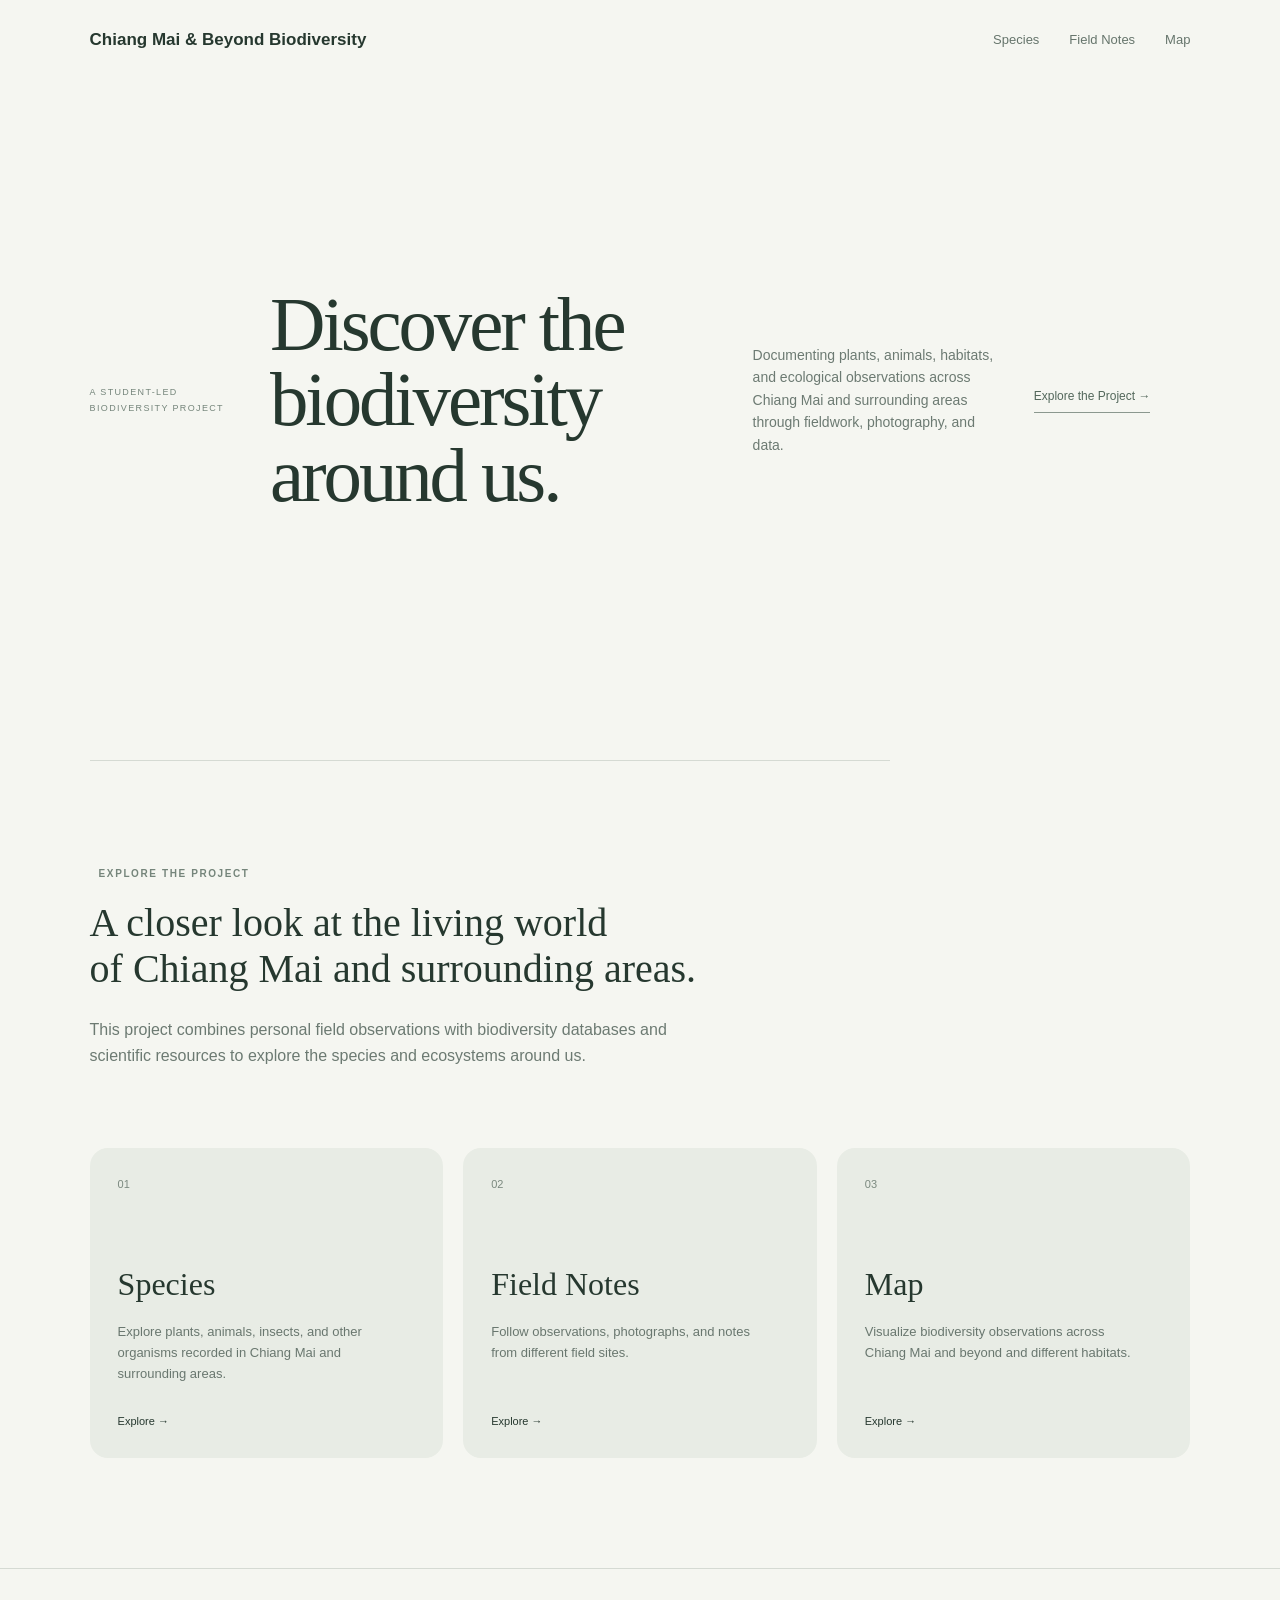
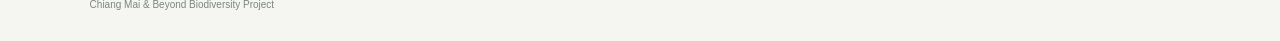
<file: index.html>
<!DOCTYPE html>
<html lang="en">
<head>
    <meta charset="UTF-8">
    <meta name="viewport" content="width=device-width, initial-scale=1.0">
    <title>Chiang Mai & Beyond Biodiversity</title>
    <link rel="stylesheet" href="style.css">
</head>

<body>

<header>
    <div class="logo">Chiang Mai & Beyond Biodiversity</div>

    <nav>
        <a href="species.html">Species</a >
        <a href="field-notes.html">Field Notes</a >
        <a href="map.html">Map</a >
    </nav>
</header>


<main>

    <section class="hero">

        <div class="hero-label">
            A student-led<br>
            biodiversity project
        </div>

        <div class="hero-title">
            Discover the<br>
            biodiversity<br>
            around us.
        </div>

        <div class="hero-description">
            Documenting plants, animals, habitats, and ecological
            observations across Chiang Mai and surrounding areas through fieldwork,
            photography, and data.
        </div>

        <a href="project.html" class="explore-link">
            Explore the Project →
        </a >

    </section>


    <section class="intro">

        <p class="small-title">EXPLORE THE PROJECT</p >

        <h2>
            A closer look at the living world<br>
            of Chiang Mai and surrounding areas.
        </h2>

        <p>
            This project combines personal field observations with
            biodiversity databases and scientific resources to explore
            the species and ecosystems around us.
        </p >

    </section>


    <section class="cards">

        <a href="species.html" class="card">

            <div class="card-number">01</div>

            <div>
                <h3>Species</h3>

                <p>
                    Explore plants, animals, insects, and other organisms
                    recorded in Chiang Mai and surrounding areas.
                </p >
            </div>

            <span>Explore →</span>

        </a >


        <a href="field-notes.html" class="card">

            <div class="card-number">02</div>

            <div>
                <h3>Field Notes</h3>

                <p>
                    Follow observations, photographs, and notes from
                    different field sites.
                </p >
            </div>

            <span>Explore →</span>

        </a >


        <a href="map.html" class="card">

            <div class="card-number">03</div>

            <div>
                <h3>Map</h3>

                <p>
                    Visualize biodiversity observations across Chiang Mai and beyond
                    and different habitats.
                </p >
            </div>

            <span>Explore →</span>

        </a >

    </section>

</main>


<footer>
    Chiang Mai & Beyond Biodiversity Project
</footer>

</body>
</html>
</file>
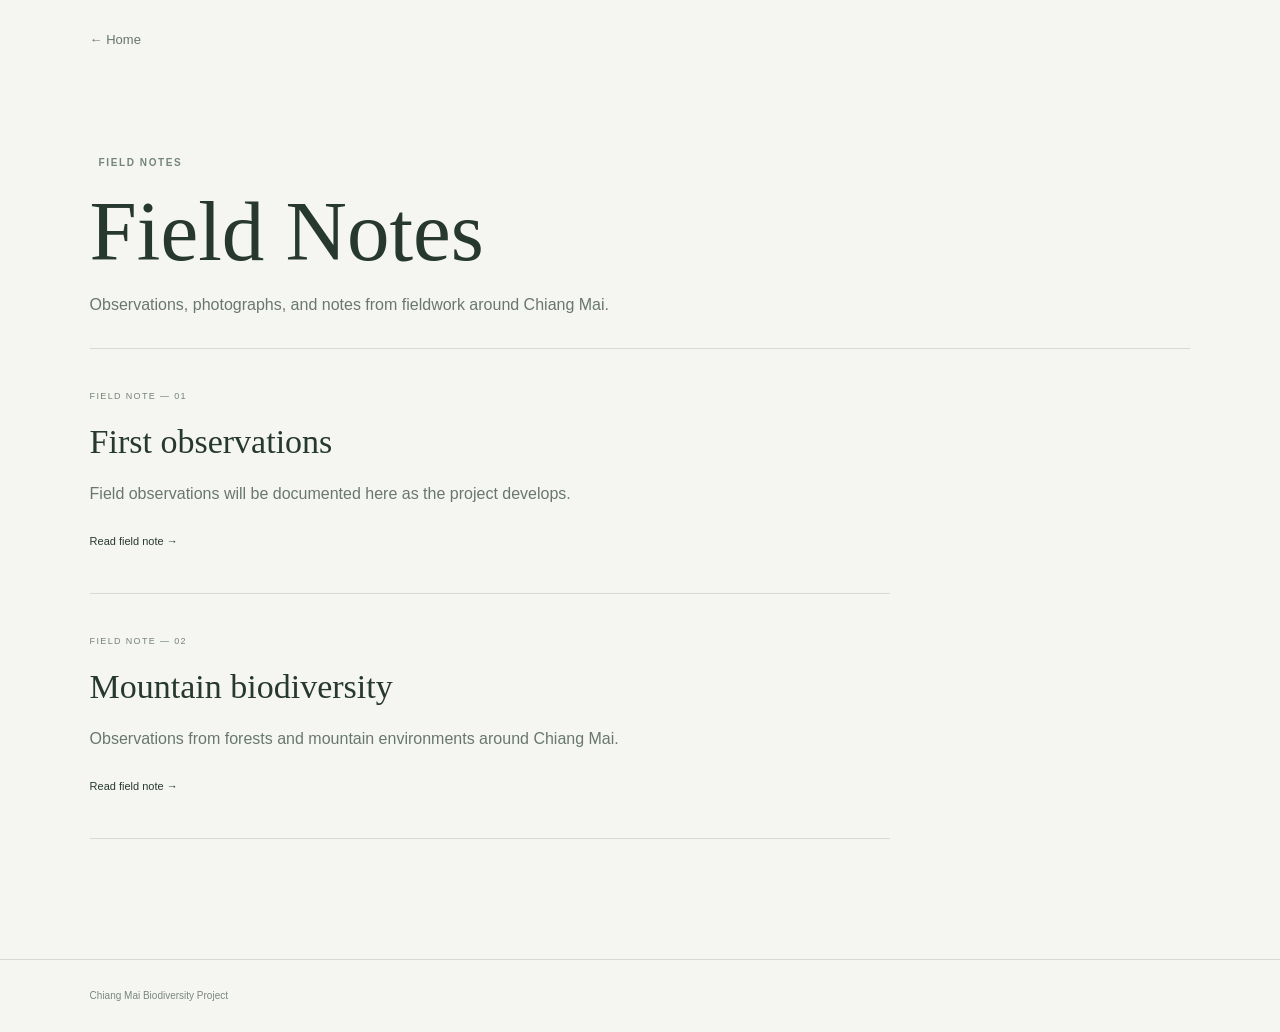
<file: field-notes.html>
<!DOCTYPE html>
<html lang="en">
<head>
    <meta charset="UTF-8">
    <meta name="viewport" content="width=device-width, initial-scale=1.0">
    <title>Field Notes | Chiang Mai Biodiversity</title>
    <link rel="stylesheet" href="style.css">
</head>

<body>

<header class="simple-header">
    <a href="index.html" class="back-home">← Home</a >
</header>


<main class="notes-page">

    <p class="small-title">FIELD NOTES</p >

    <h1>Field Notes</h1>

    <p class="page-intro">
        Observations, photographs, and notes from fieldwork
        around Chiang Mai.
    </p >


    <section class="notes-list">

        <article class="note">

            <p class="note-number">
                FIELD NOTE — 01
            </p >

            <h2>First observations</h2>

            <p>
                Field observations will be documented here as
                the project develops.
            </p >

            <span>Read field note →</span>

        </article>


        <article class="note">

            <p class="note-number">
                FIELD NOTE — 02
            </p >

            <h2>Mountain biodiversity</h2>

            <p>
                Observations from forests and mountain environments
                around Chiang Mai.
            </p >

            <span>Read field note →</span>

        </article>

    </section>

</main>


<footer>
    Chiang Mai Biodiversity Project
</footer>

</body>
</html>
</file>
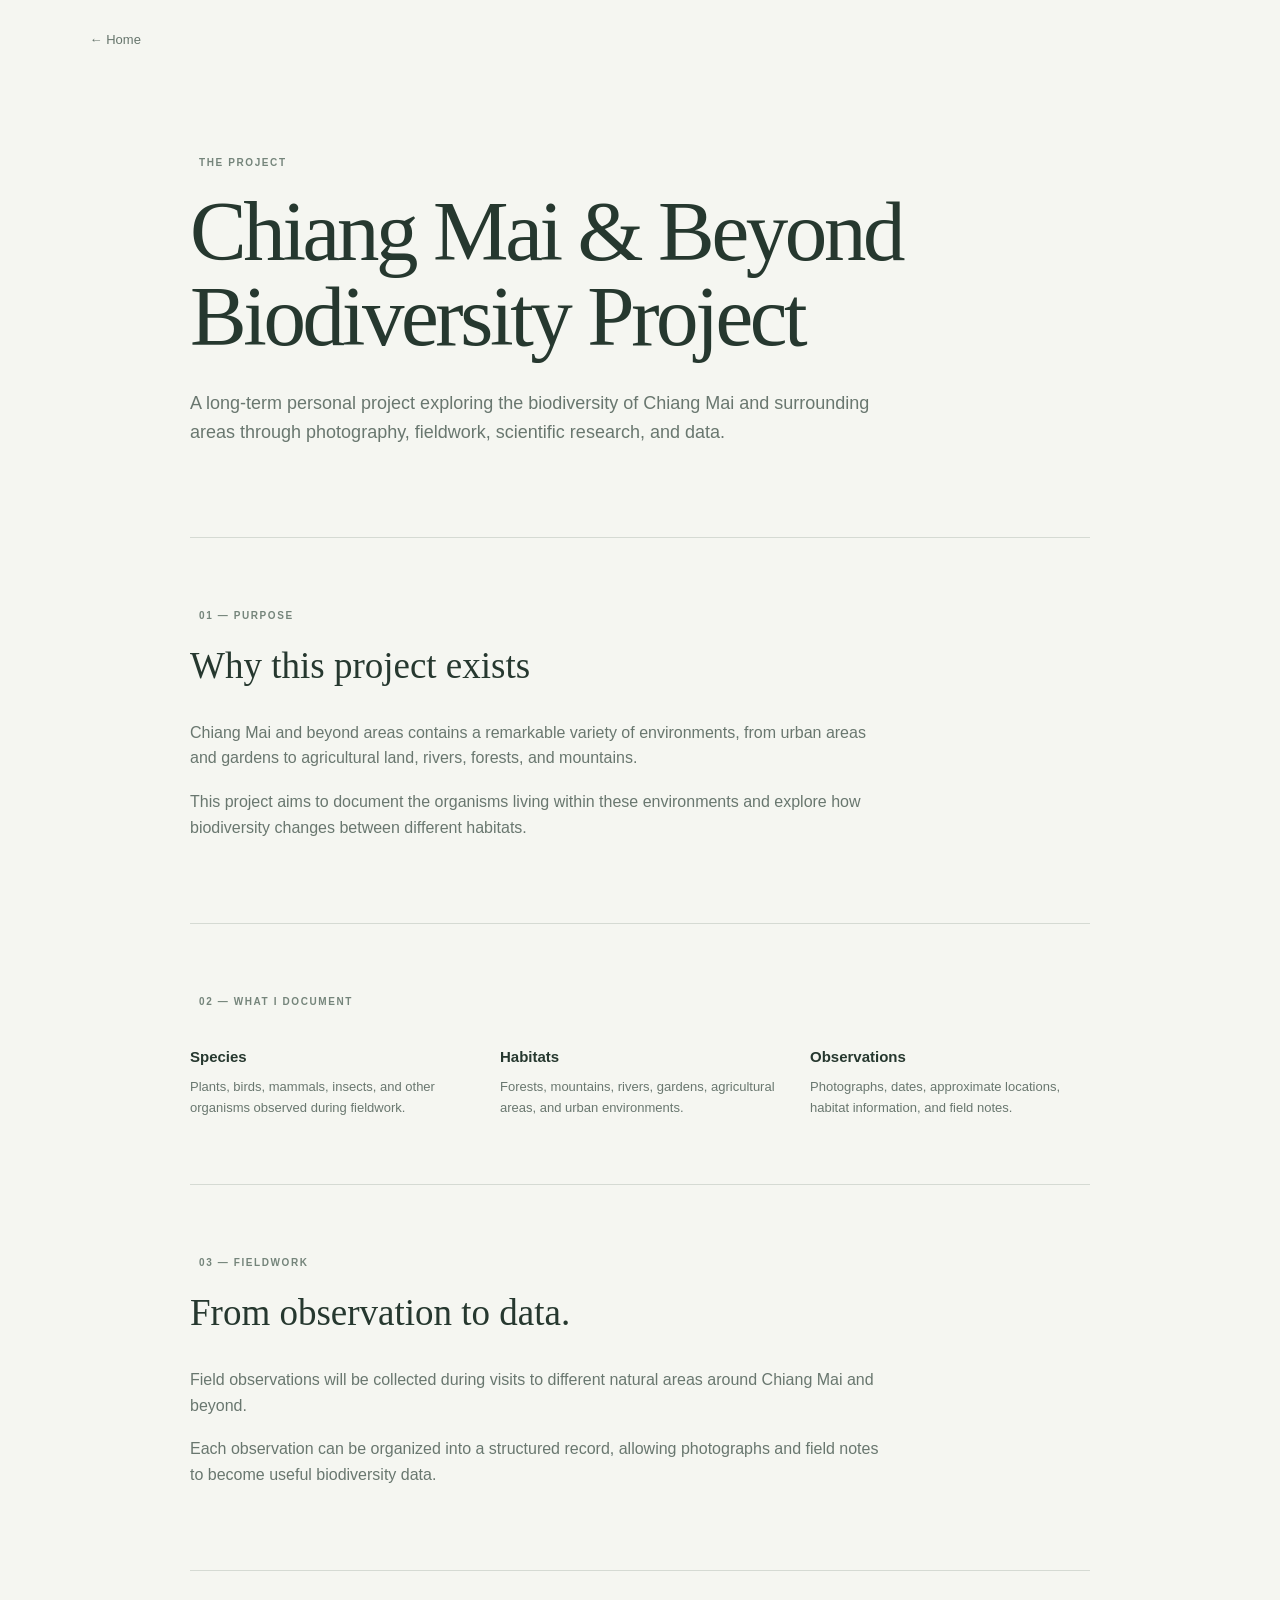
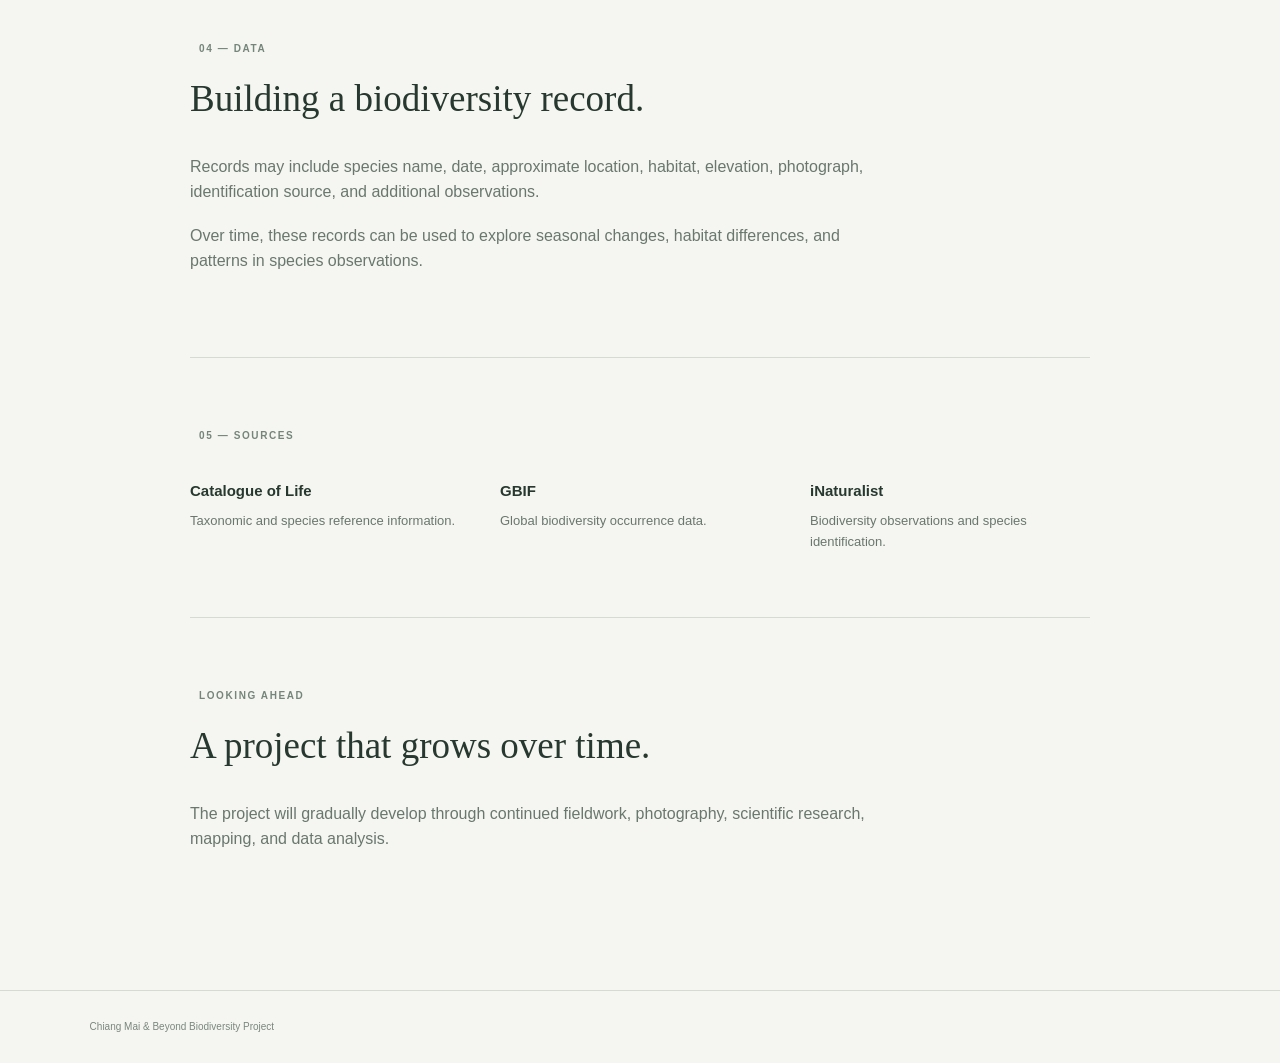
<file: project.html>
<!DOCTYPE html>
<html lang="en">
<head>
    <meta charset="UTF-8">
    <meta name="viewport" content="width=device-width, initial-scale=1.0">
    <title>The Project | Chiang Mai Biodiversity</title>
    <link rel="stylesheet" href="style.css">
</head>

<body>

<header class="simple-header">
    <a href="index.html" class="back-home">← Home</a >
</header>


<main class="project-page">

    <p class="small-title">THE PROJECT</p >

    <h1>
        Chiang Mai & Beyond<br>
        Biodiversity Project
    </h1>

    <p class="project-intro">
        A long-term personal project exploring the biodiversity of
        Chiang Mai and surrounding areas through photography, fieldwork, scientific research,
        and data.
    </p >


    <section class="project-block">

        <p class="small-title">01 — PURPOSE</p >

        <h2>Why this project exists</h2>

        <p>
            Chiang Mai and beyond areas contains a remarkable variety of environments,
            from urban areas and gardens to agricultural land, rivers,
            forests, and mountains.
        </p >

        <p>
            This project aims to document the organisms living within
            these environments and explore how biodiversity changes
            between different habitats.
        </p >

    </section>


    <section class="project-block">

        <p class="small-title">02 — WHAT I DOCUMENT</p >

        <div class="project-columns">

            <div>
                <h3>Species</h3>
                <p>
                    Plants, birds, mammals, insects, and other organisms
                    observed during fieldwork.
                </p >
            </div>

            <div>
                <h3>Habitats</h3>
                <p>
                    Forests, mountains, rivers, gardens, agricultural
                    areas, and urban environments.
                </p >
            </div>

            <div>
                <h3>Observations</h3>
                <p>
                    Photographs, dates, approximate locations, habitat
                    information, and field notes.
                </p >
            </div>

        </div>

    </section>


    <section class="project-block">

        <p class="small-title">03 — FIELDWORK</p >

        <h2>From observation to data.</h2>

        <p>
            Field observations will be collected during visits to
            different natural areas around Chiang Mai and beyond.
        </p >

        <p>
            Each observation can be organized into a structured record,
            allowing photographs and field notes to become useful
            biodiversity data.
        </p >

    </section>


    <section class="project-block">

        <p class="small-title">04 — DATA</p >

        <h2>Building a biodiversity record.</h2>

        <p>
            Records may include species name, date, approximate location,
            habitat, elevation, photograph, identification source,
            and additional observations.
        </p >

        <p>
            Over time, these records can be used to explore seasonal
            changes, habitat differences, and patterns in species
            observations.
        </p >

    </section>


    <section class="project-block">

        <p class="small-title">05 — SOURCES</p >

        <div class="source-columns">

            <div>
                <h3>Catalogue of Life</h3>
                <p>
                    Taxonomic and species reference information.
                </p >
            </div>

            <div>
                <h3>GBIF</h3>
                <p>
                    Global biodiversity occurrence data.
                </p >
            </div>

            <div>
                <h3>iNaturalist</h3>
                <p>
                    Biodiversity observations and species
                    identification.
                </p >
            </div>

        </div>

    </section>


    <section class="project-block last-block">

        <p class="small-title">LOOKING AHEAD</p >

        <h2>A project that grows over time.</h2>

        <p>
            The project will gradually develop through continued
            fieldwork, photography, scientific research, mapping,
            and data analysis.
        </p >

    </section>

</main>


<footer>
    Chiang Mai & Beyond Biodiversity Project
</footer>

</body>
</html>
</file>
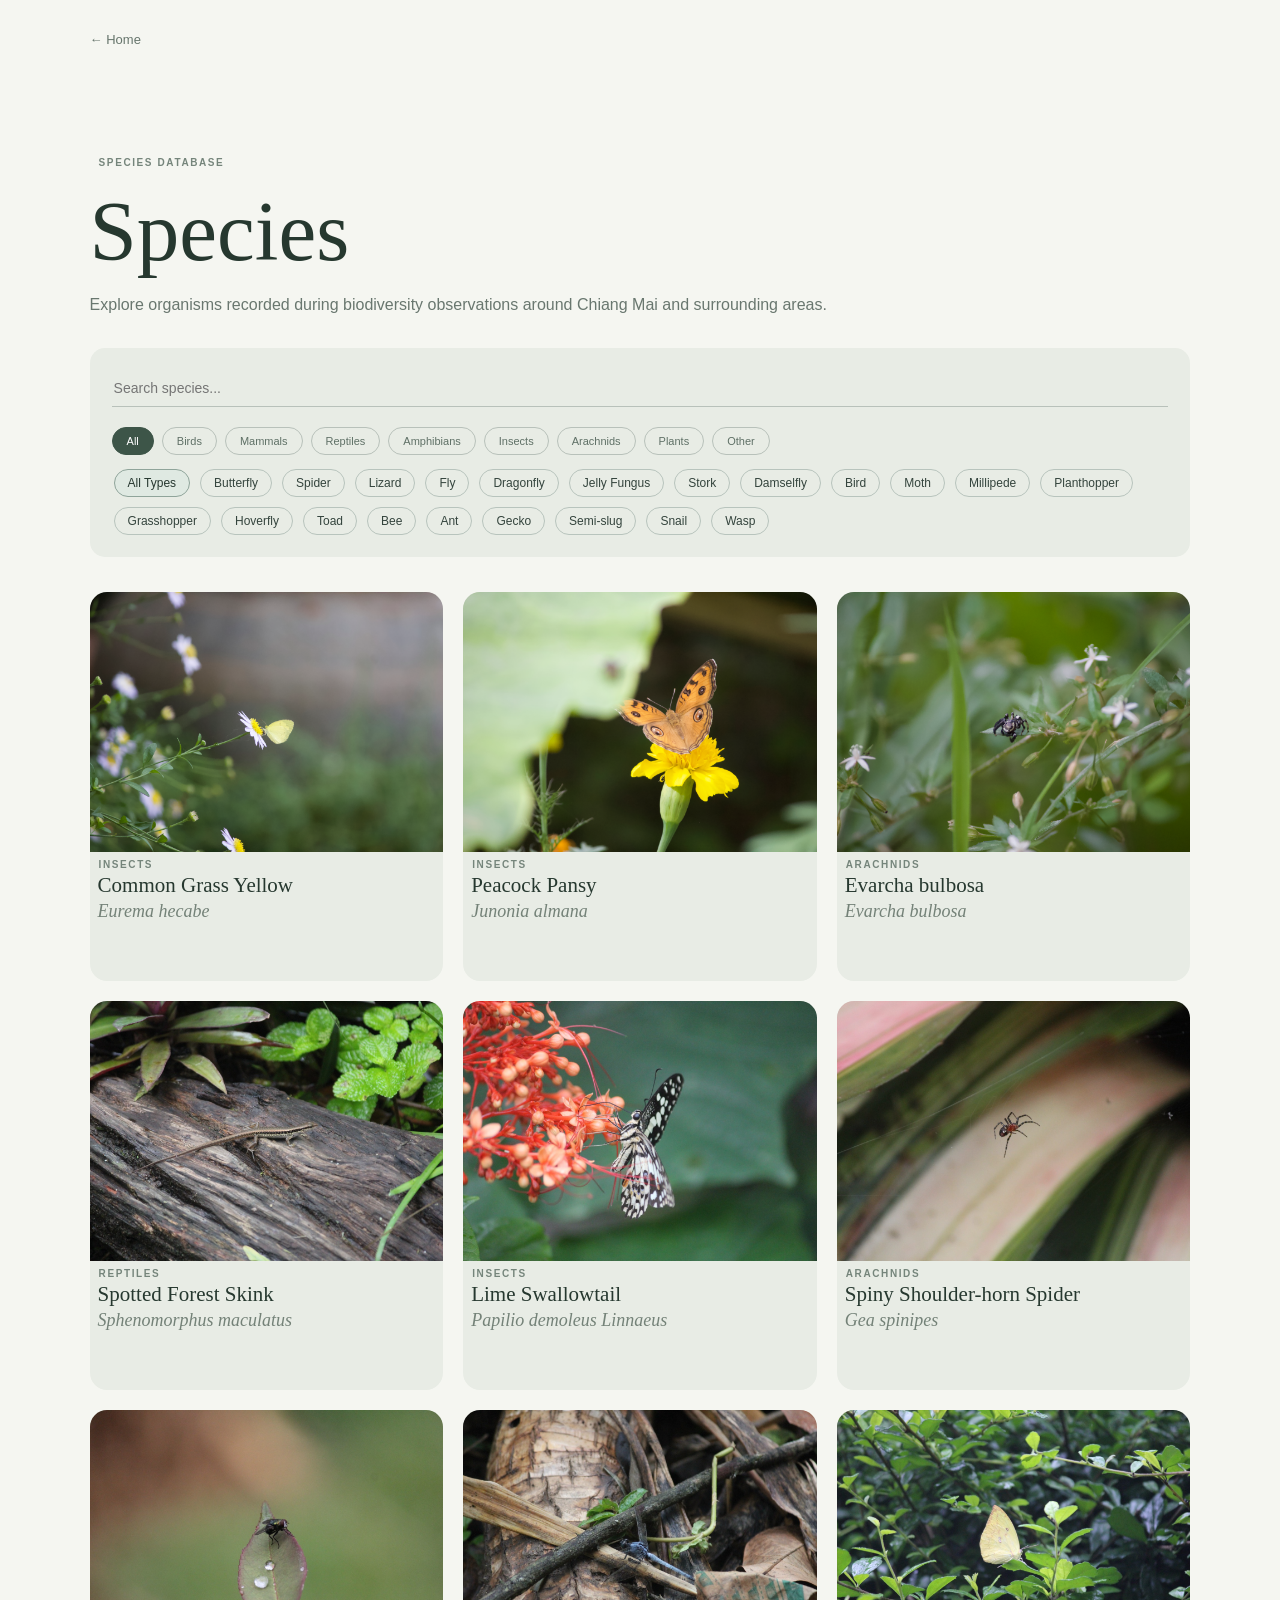
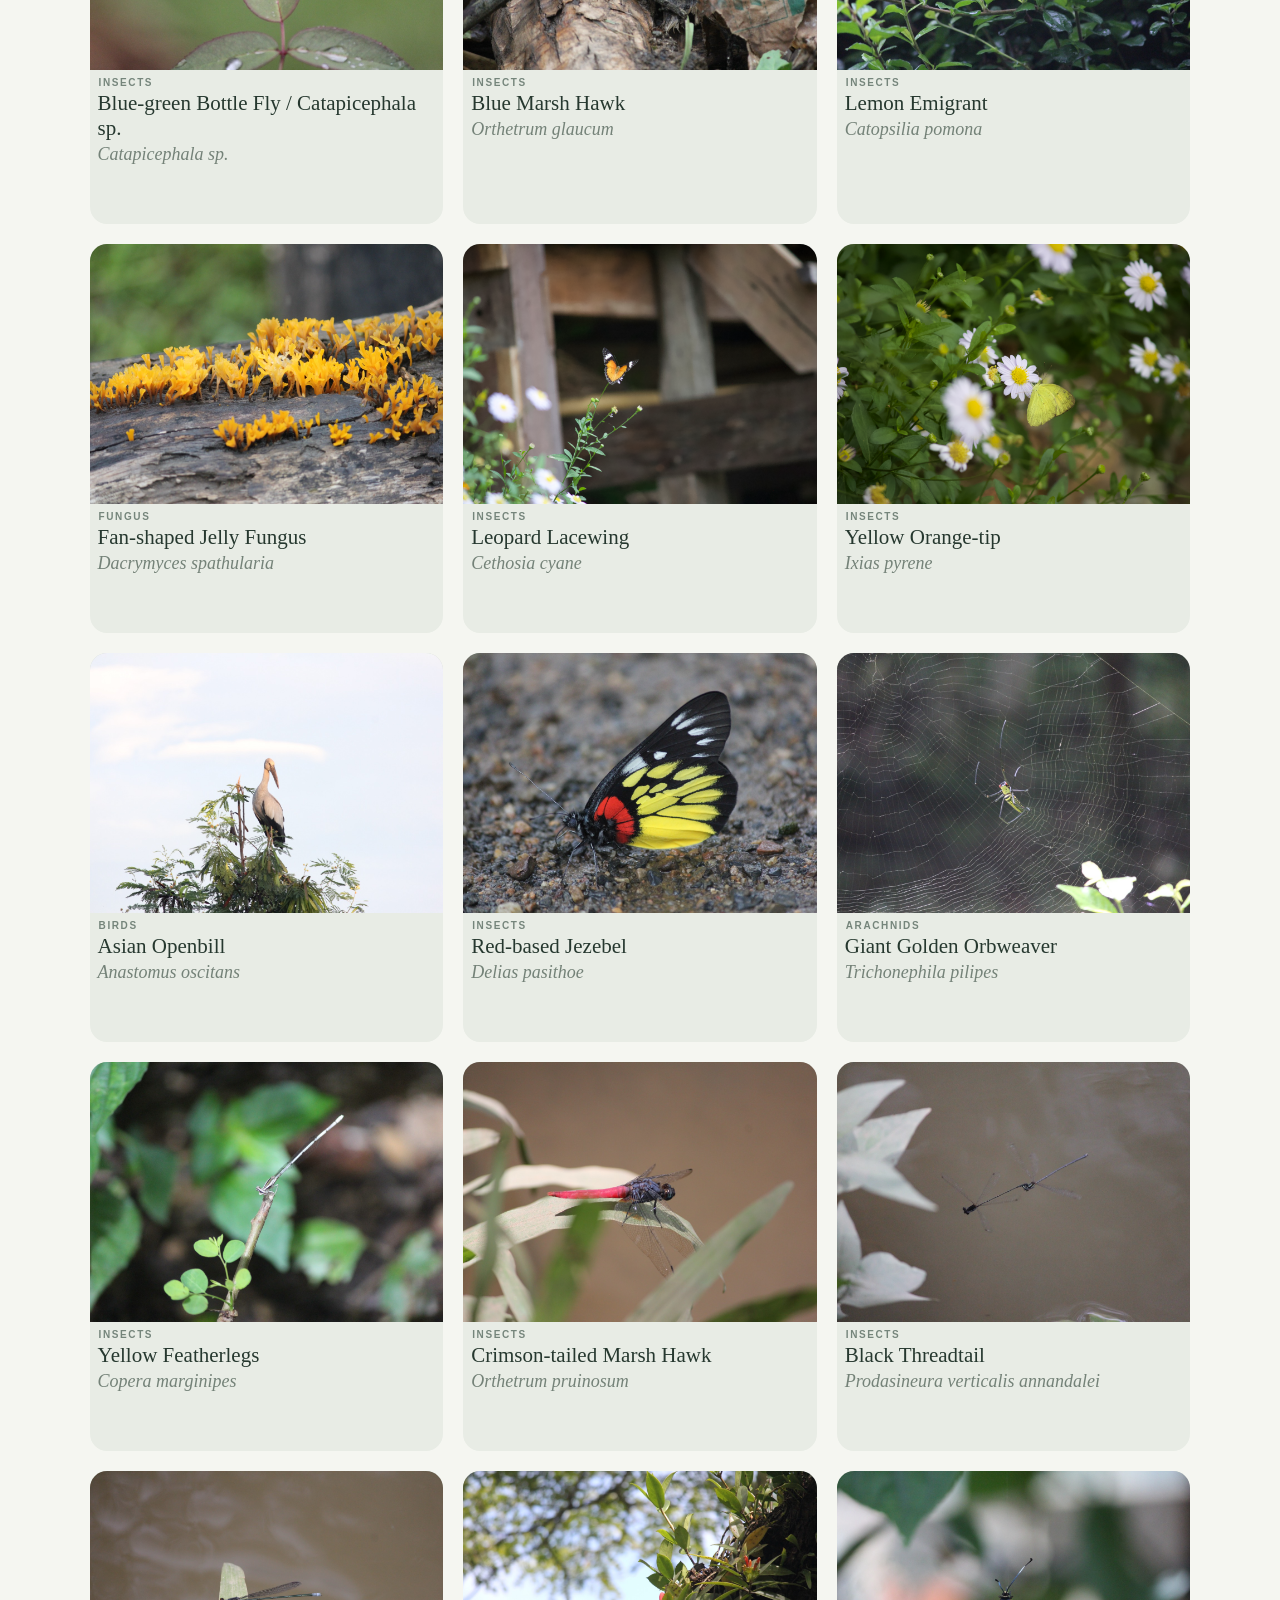
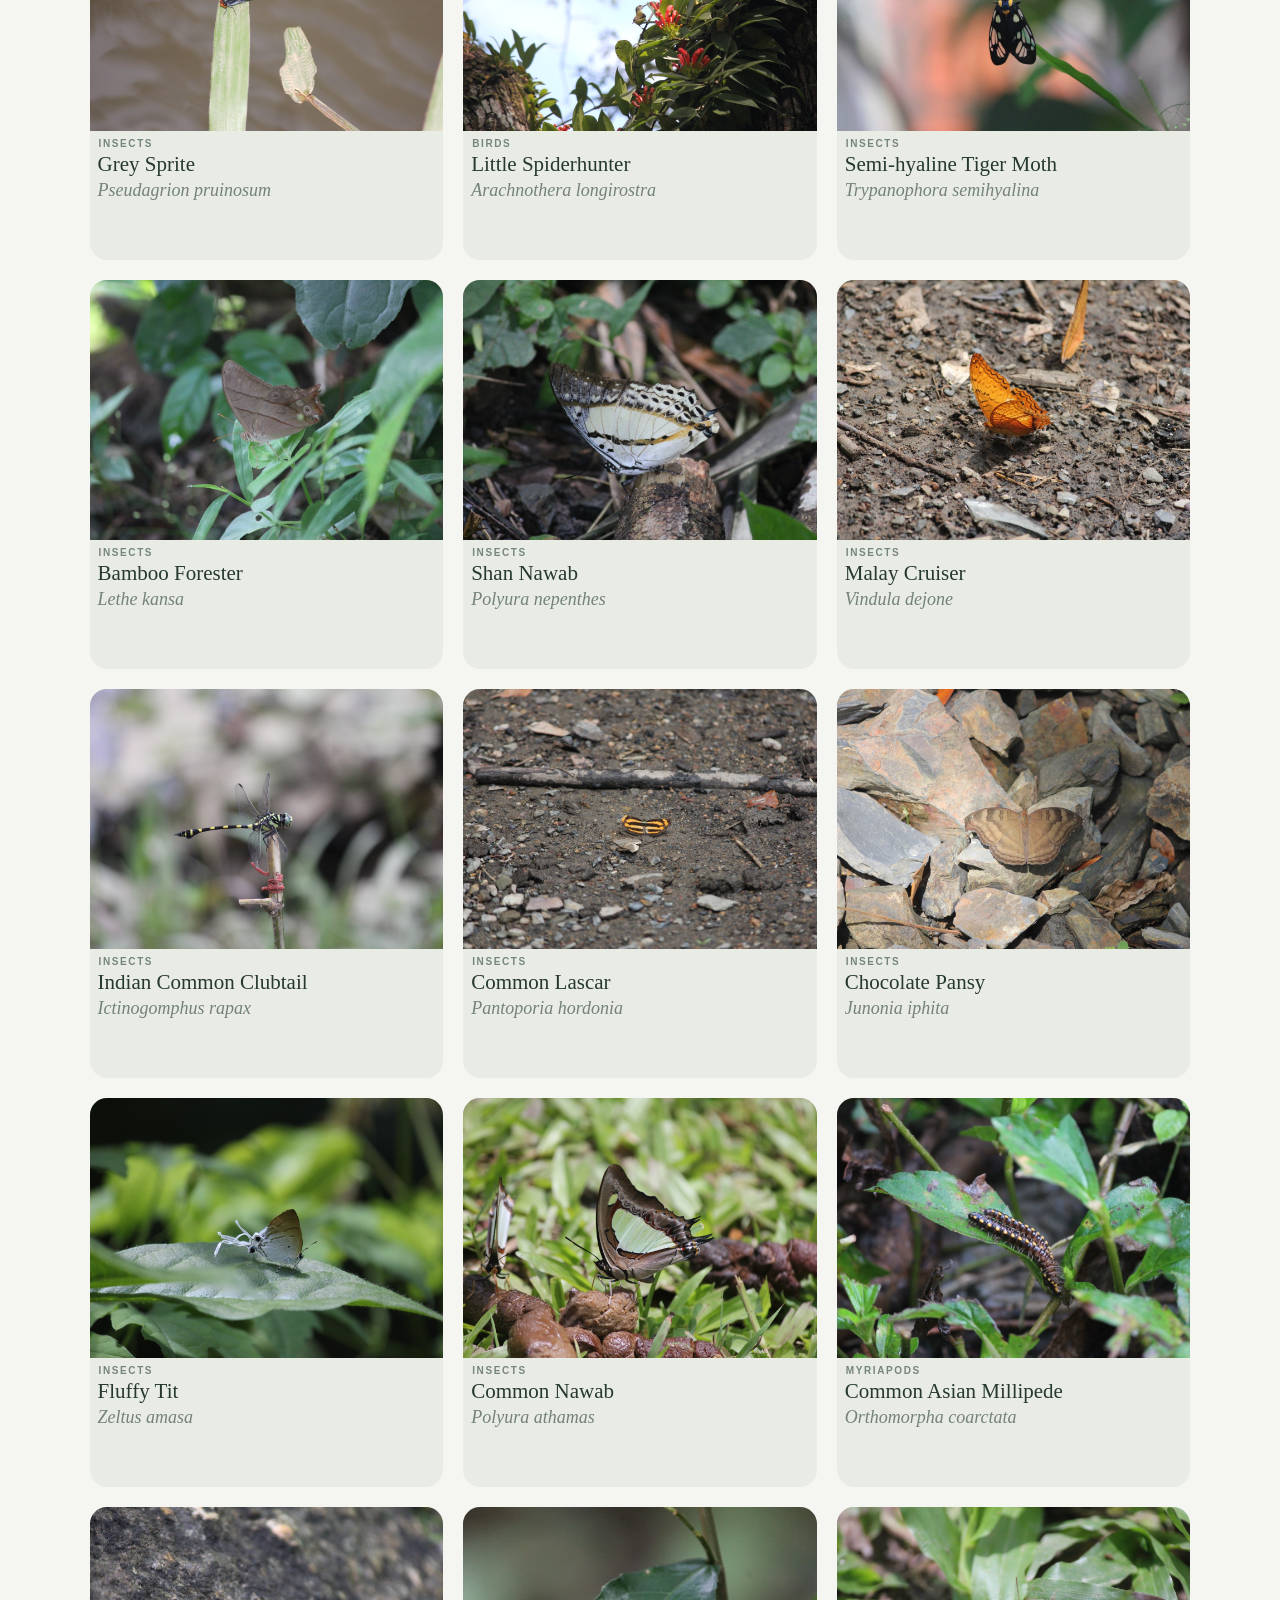
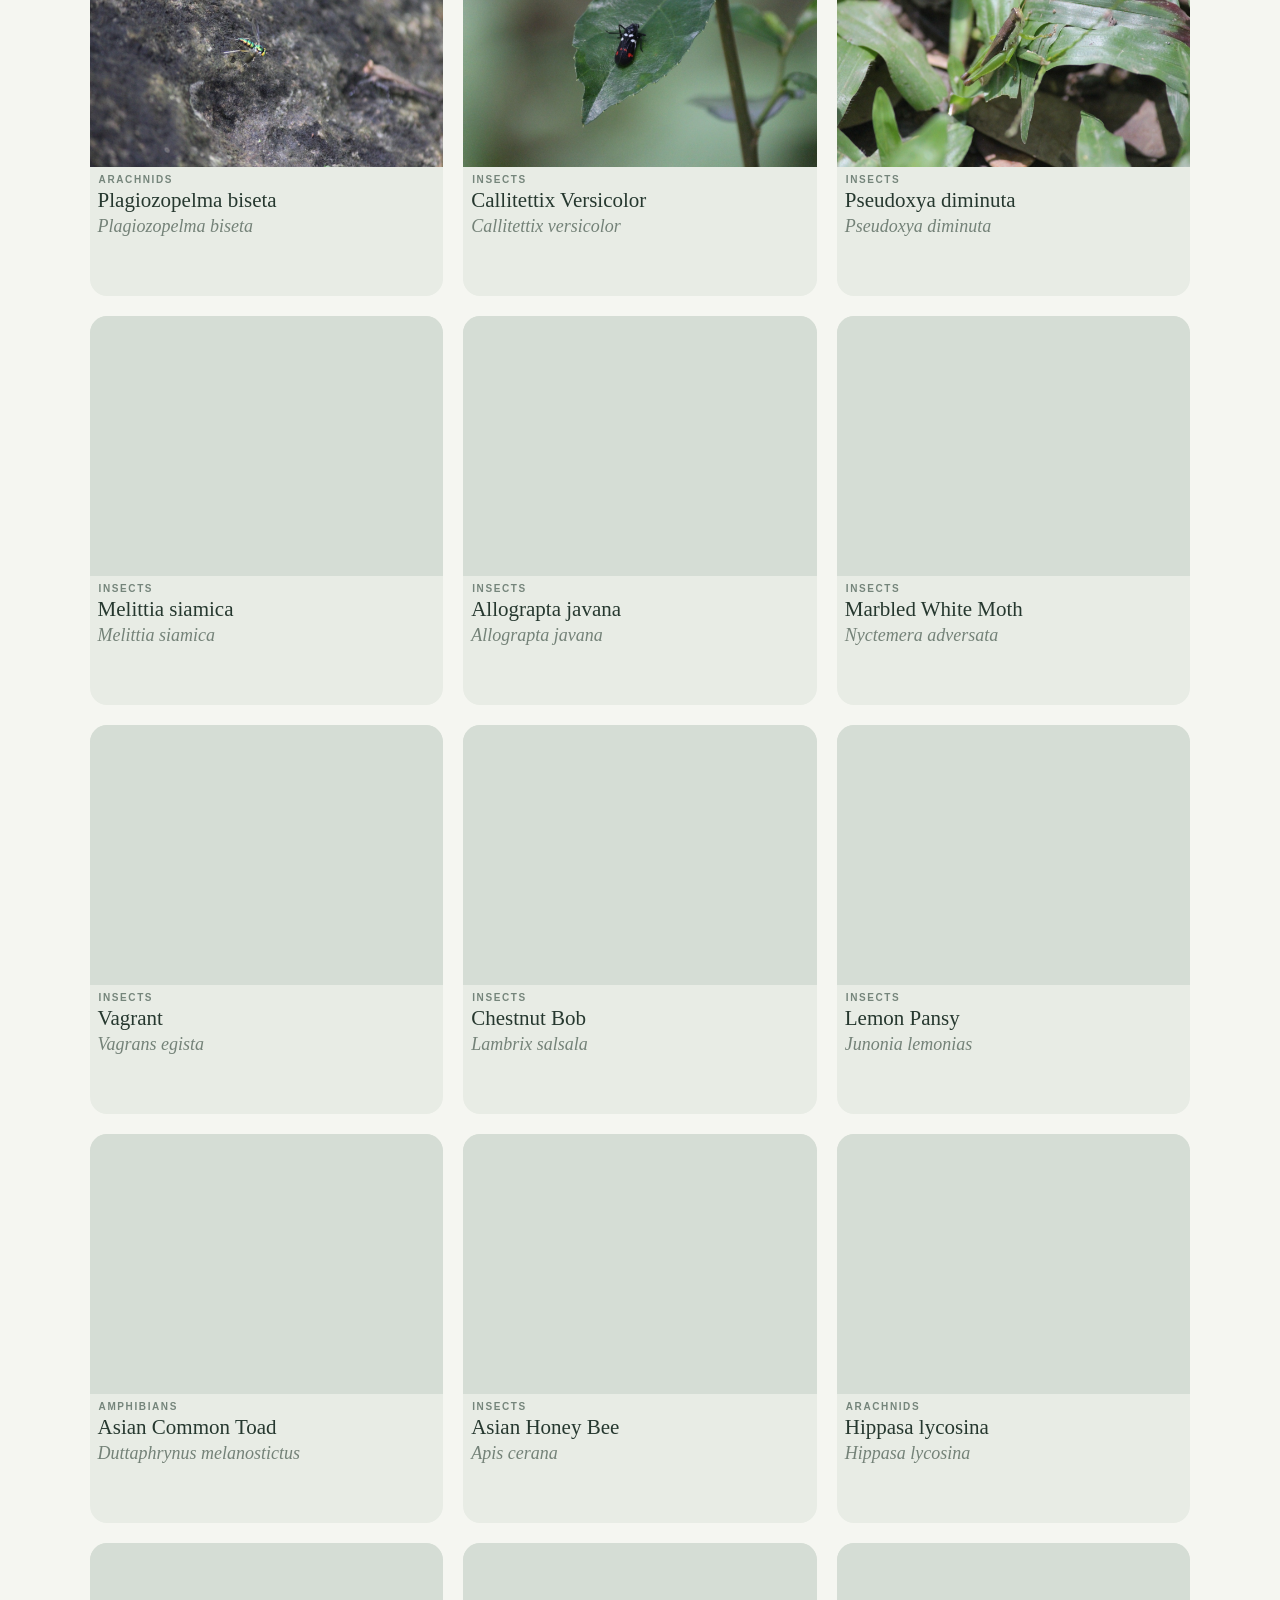
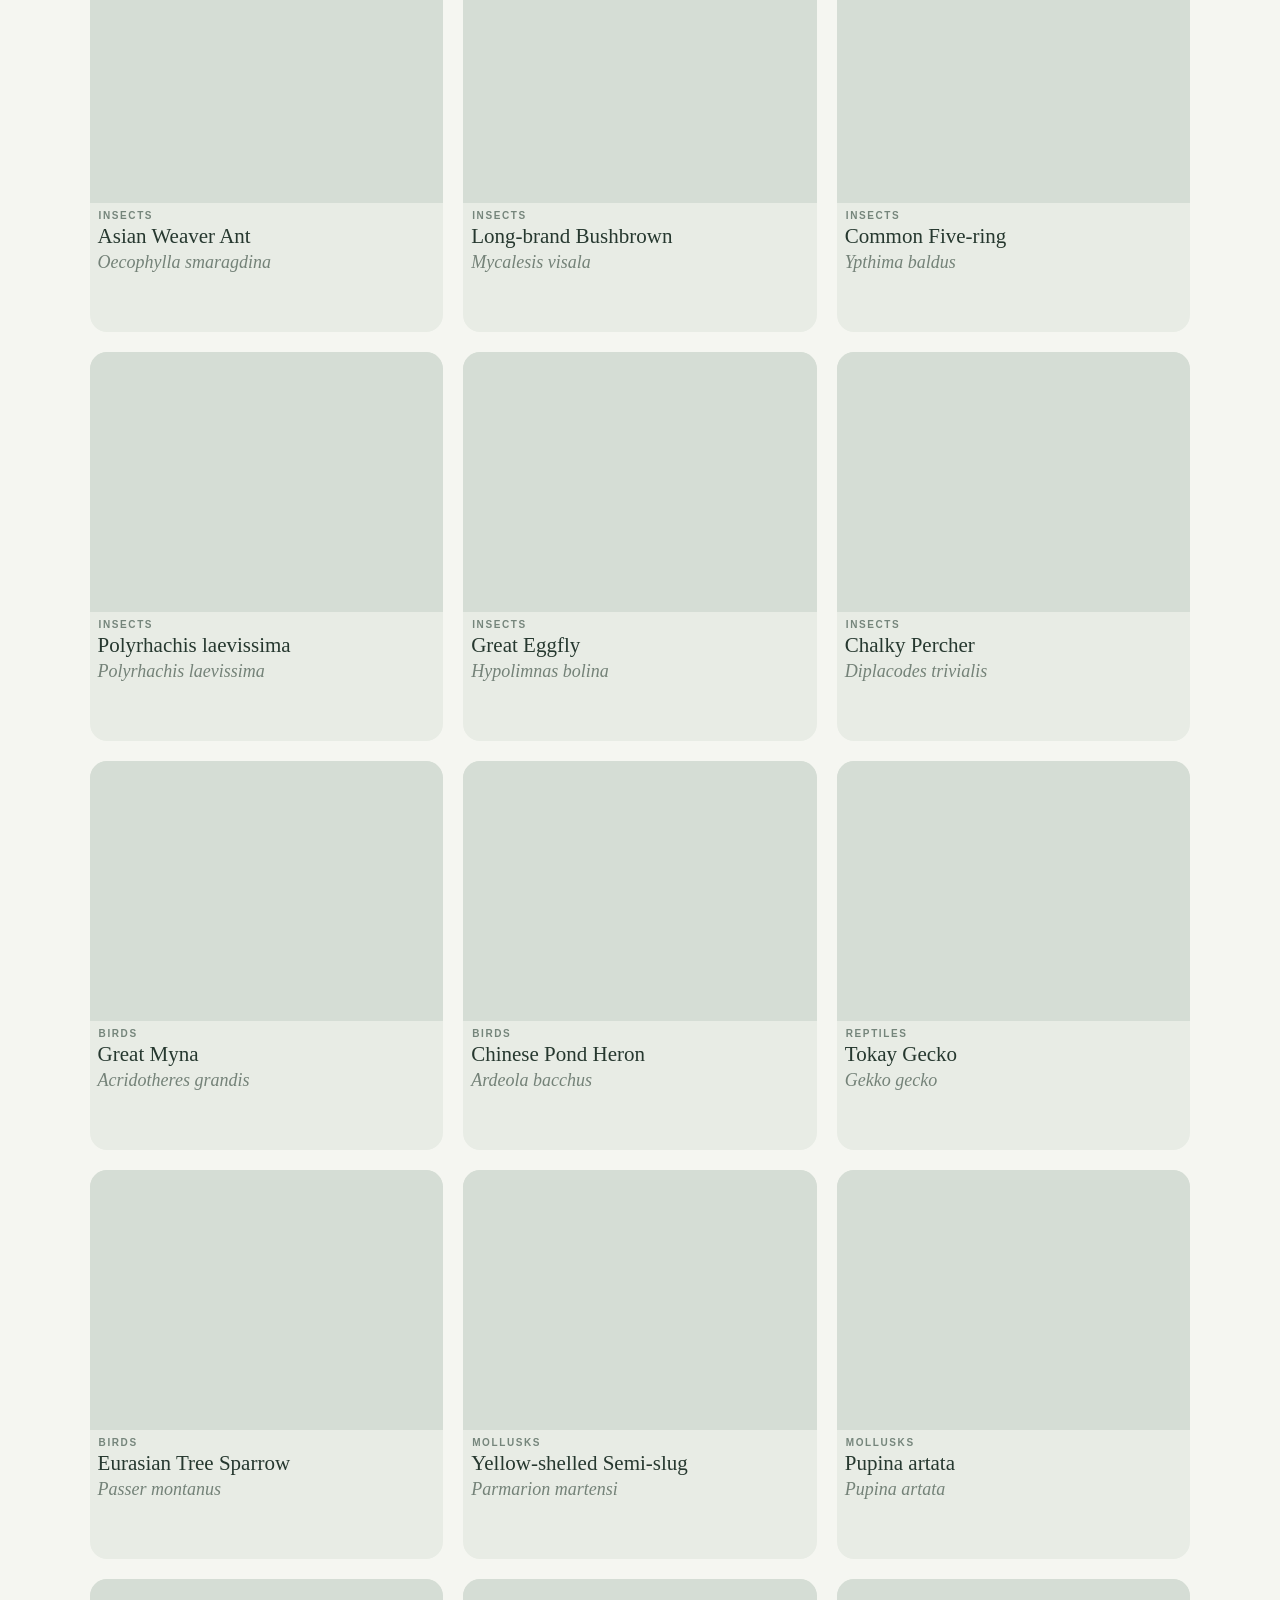
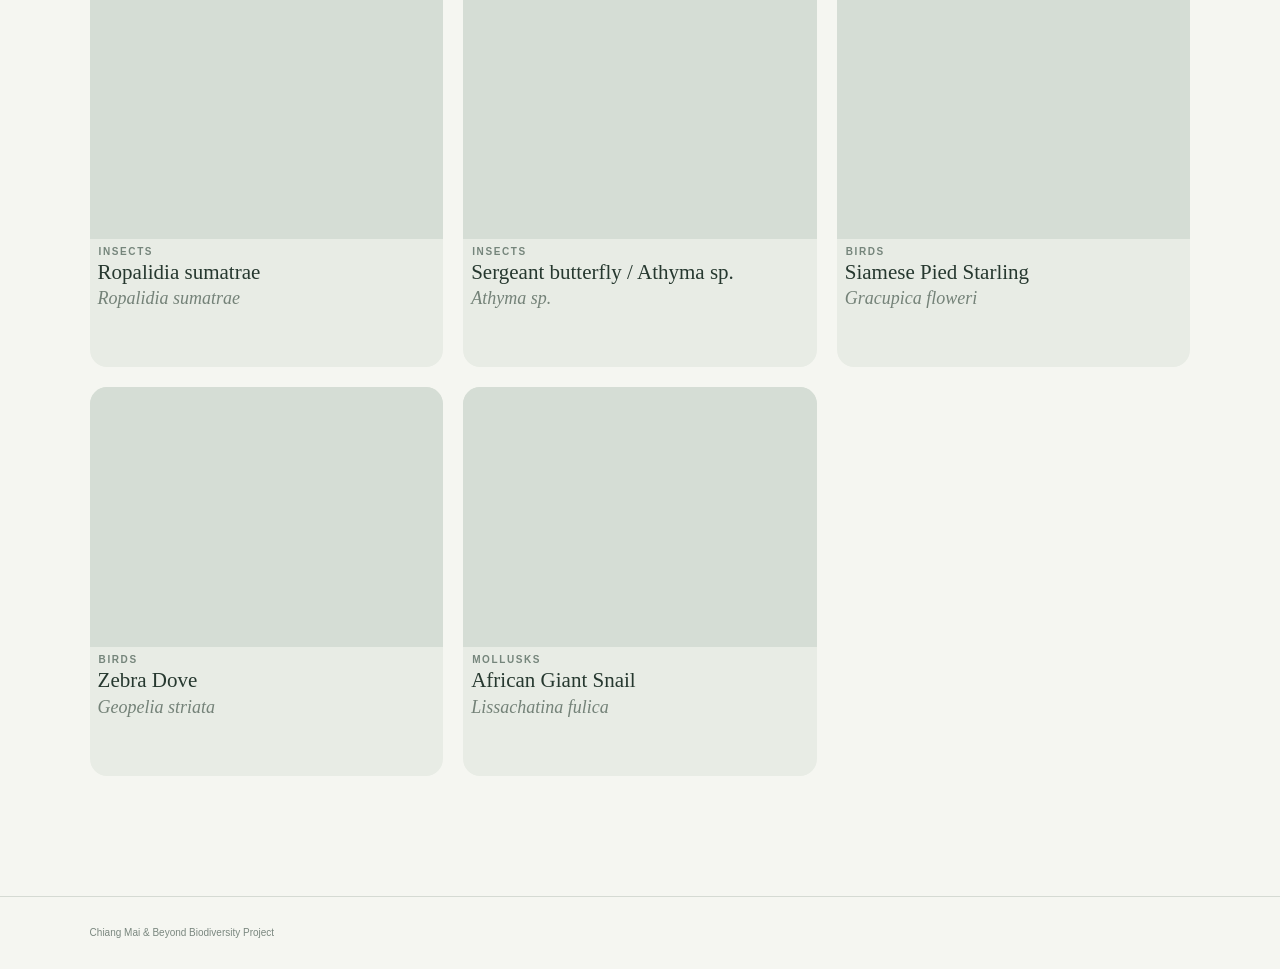
<file: species.html>
<!DOCTYPE html>
<html lang="en">
<head>
    <meta charset="UTF-8">
    <meta name="viewport" content="width=device-width, initial-scale=1.0">
    <title>Species | Chiang Mai & Beyond Biodiversity</title>
    <link rel="stylesheet" href="style.css">
</head>

<body>

<header class="simple-header">
    <a href="index.html" class="back-home">← Home</a >
</header>


<main class="species-page">

    <p class="small-title">SPECIES DATABASE</p >

    <h1>Species</h1>

    <p class="page-intro">
        Explore organisms recorded during biodiversity observations
        around Chiang Mai and surrounding areas.
    </p >


    <div class="species-tools">

        <input
            type="text"
            id="searchInput"
            placeholder="Search species..."
        >

        <div class="filters" id="categoryFilters">

    <button class="active" data-category="All">
        All
    </button>

    <button data-category="Birds">
        Birds
    </button>

    <button data-category="Mammals">
        Mammals
    </button>

    <button data-category="Reptiles">
        Reptiles
    </button>

    <button data-category="Amphibians">
        Amphibians
    </button>

    <button data-category="Insects">
        Insects
    </button>

    <button data-category="Arachnids">
        Arachnids
    </button>

    <button data-category="Plants">
        Plants
    </button>

    <button data-category="Other">
        Other
    </button>

</div>

<div class="type-filters" id="typeFilters"></div>

    </div>


    <section id="speciesGrid" class="species-grid"></section>

</main>


<footer>
    Chiang Mai & Beyond Biodiversity Project
</footer>


<script src="species.js"></script>

</body>
</html>
</file>
<file: style.css>
* {
    box-sizing: border-box;
    margin: 0;
    padding: 0;
}

body {
    font-family: Arial, Helvetica, sans-serif;
    background: #f5f6f1;
    color: #26382f;
    line-height: 1.6;
}

a {
    color: inherit;
    text-decoration: none;
}


/* =========================
   HEADER
========================= */

header {
    height: 80px;
    padding: 0 7%;
    display: flex;
    align-items: center;
    justify-content: space-between;
}

.logo {
    font-size: 17px;
    font-weight: 600;
}

nav {
    display: flex;
    gap: 30px;
}

nav a {
    font-size: 13px;
    color: #66756c;
}

nav a:hover {
    color: #26382f;
}


.simple-header {
    justify-content: flex-start;
}

.back-home {
    font-size: 13px;
    color: #66756c;
}

.back-home:hover {
    color: #26382f;
}


/* =========================
   GENERAL
========================= */

main {
    width: 86%;
    max-width: 1200px;
    margin: auto;
}

.small-title {
    font-size: 10px;
    letter-spacing: 0.16em;
    text-transform: uppercase;
    color: #75857b;
    font-weight: 600;
    margin-left: 9px;
    margin-top: 5px;
}


/* =========================
   HOME HERO
========================= */

.hero {
    min-height: 680px;
    display: grid;
    grid-template-columns: 0.65fr 2fr 1.1fr 0.7fr;
    align-items: center;
    gap: 35px;
    padding: 70px 0 110px;
}

.hero-label {
    font-size: 9px;
    letter-spacing: 0.15em;
    text-transform: uppercase;
    color: #75857b;
    line-height: 1.8;
}

.hero-title {
    font-family: Georgia, "Times New Roman", serif;
    font-size: clamp(48px, 6vw, 82px);
    line-height: 0.98;
    letter-spacing: -0.04em;
}

.hero-description {
    color: #6c7a72;
    font-size: 14px;
    max-width: 250px;
}

.explore-link {
    font-size: 12px;
    color: #53675b;
    border-bottom: 1px solid #8b988f;
    padding-bottom: 5px;
    width: fit-content;
}


/* =========================
   HOME INTRO
========================= */

.intro {
    padding: 100px 0 80px;
    border-top: 1px solid #d5dad3;
    max-width: 800px;
}

.intro h2 {
    font-family: Georgia, "Times New Roman", serif;
    font-size: 40px;
    line-height: 1.15;
    font-weight: 400;
    margin: 18px 0 25px;
}

.intro > p:last-child {
    color: #6c7a72;
    max-width: 600px;
}


/* =========================
   HOME CARDS
========================= */

.cards {
    display: grid;
    grid-template-columns: repeat(3, 1fr);
    gap: 20px;
    padding-bottom: 110px;
}

.card {
    min-height: 310px;
    background: #e8ece5;
    border-radius: 18px;
    padding: 28px;
    display: flex;
    flex-direction: column;
    transition: transform 0.25s, background 0.25s;
}

.card:hover {
    transform: translateY(-6px);
    background: #e1e7df;
}

.card-number {
    font-size: 11px;
    color: #7b897f;
}

.card h3 {
    font-family: Georgia, "Times New Roman", serif;
    font-size: 32px;
    font-weight: 400;
    margin: 65px 0 12px;
}

.card p {
    color: #69776f;
    font-size: 13px;
    max-width: 270px;
}

.card span {
    margin-top: auto;
    font-size: 11px;
}


/* =========================
   PROJECT
========================= */

.project-page {
    max-width: 900px;
    padding: 70px 0 120px;
}

.project-page h1 {
    font-family: Georgia, "Times New Roman", serif;
    font-size: clamp(55px, 7vw, 85px);
    line-height: 1;
    font-weight: 400;
    letter-spacing: -0.04em;
    margin: 18px 0 30px;
}

.project-intro {
    font-size: 18px;
    color: #69776f;
    max-width: 680px;
    margin-bottom: 90px;
}

.project-block {
    border-top: 1px solid #d5dad3;
    padding: 65px 0;
}

.project-block h2 {
    font-family: Georgia, "Times New Roman", serif;
    font-size: 37px;
    font-weight: 400;
    margin: 12px 0 25px;
}

.project-block > p:not(.small-title) {
    color: #69776f;
    max-width: 700px;
    margin-bottom: 18px;
}

.project-columns,
.source-columns {
    display: grid;
    grid-template-columns: repeat(3, 1fr);
    gap: 30px;
    margin-top: 35px;
}

.project-columns h3,
.source-columns h3 {
    font-size: 15px;
    margin-bottom: 8px;
}

.project-columns p,
.source-columns p {
    color: #69776f;
    font-size: 13px;
}

.last-block {
    padding-bottom: 0;
}


/* =========================
   SPECIES OVERVIEW
========================= */

.species-page,
.notes-page,
.map-page {
    padding: 70px 0 120px;
}

.species-page h1,
.notes-page h1 {
    font-family: Georgia, "Times New Roman", serif;
    font-size: clamp(55px, 7vw, 85px);
    font-weight: 400;
    line-height: 1;
    margin: 18px 0;
}

.page-intro {
    color: #69776f;
    max-width: 650px;
    margin-bottom: 55px;
}

.species-tools {
    background: #e8ece5;
    border-radius: 15px;
    padding: 22px;
    margin-bottom: 35px;
}

.species-tools input {
    width: 100%;
    border: none;
    border-bottom: 1px solid #b8c1ba;
    background: transparent;
    padding: 10px 2px;
    outline: none;
    font-size: 14px;
    color: #26382f;
    margin-bottom: 20px;
}

.filters {
    display: flex;
    flex-wrap: wrap;
    gap: 8px;
    margin-bottom: 4px;
}

.filters button {
    border: 1px solid #b8c1ba;
    background: transparent;
    border-radius: 20px;
    padding: 7px 14px;
    cursor: pointer;
    font-size: 11px;
    color: #5f7066;
}

.filters button.active,
.filters button:hover {
    background: #3d5548;
    border-color: #3d5548;
    color: white;
}

.species-grid {
    display: grid;
    grid-template-columns: repeat(3, 1fr);
    gap: 20px;
}

.species-card {
    background: #e8ece5;
    border-radius: 17px;
    overflow: hidden;
    transition: transform 0.25s;
}

.species-card:hover {
    transform: translateY(-5px);
}

.species-photo {
    height: 260px;
    background: #d5ddd5;
    display: flex;
    justify-content: center;
    align-items: center;
    color: #718076;
    font-size: 10px;
    letter-spacing: 0.12em;
}

/* =========================
   SPECIES PHOTO
========================= */

.species-photo img {
    width: 100%;
    height: 100%;
    object-fit: cover;
    display: block;
}

.species-content {
    padding: 30px 32px 34px;
}

.species-category {
    font-size: 9px;
    letter-spacing: 0.16em;
    text-transform: uppercase;
    color: #748278;
    margin-bottom: 8px;
}

.species-content h2 {
    font-family: Arial, Helvetica, sans-serif;
    font-size: 21px;
    font-weight: 500;
    line-height: 1.2;
    margin: 0 0 5px 8px;
}

.species-scientific {
    font-family: Georgia, "Times New Roman", serif;
    font-style: italic;
    color: #748278;
    font-size: 14px;
    line-height: 1.4;
}

.view-species {
    display: block;
    margin-top: 23px;
    font-size: 11px;
    color: #53675b;
}


/* =========================
   SPECIES DETAIL
========================= */

.detail-page {
    max-width: 1000px;
    padding: 70px 0 120px;
}

.detail-page h1 {
    font-family: Georgia, "Times New Roman", serif;
    font-size: clamp(50px, 7vw, 80px);
    font-weight: 400;
    line-height: 1;
    margin: 18px 0 5px;
}

.scientific-name {
    font-family: Georgia, "Times New Roman", serif;
    font-style: italic;
    color: #748278;
    font-size: 18px;
    margin-bottom: 55px;
    margin-left: 8px;
    margin-top: 1px;
}

.detail-top {
    display: grid;
    grid-template-columns: 1.5fr 1fr;
    gap: 25px;
    margin-bottom: 80px;
}

.detail-photo {
    min-height: 440px;
    border-radius: 18px;
    background: #d5ddd5;
    display: flex;
    align-items: center;
    justify-content: center;
    color: #718076;
    font-size: 10px;
    letter-spacing: 0.12em;
}

/* =========================
   DETAIL PHOTO
========================= */

.detail-photo img,
.photo-carousel img {
    max-width: 90%;
    max-height: 400px;
    width: auto;
    height: auto;
    object-fit: contain;
    display: block;
    margin: auto;
}

.photo-carousel {
    min-height: 440px;
    border-radius: 18px;
    background: #d5ddd5;
    display: flex;
    align-items: center;
    justify-content: center;
    gap: 20px;
    overflow: hidden;
}

.carousel-btn {
    border: none;
    background: #e8ece5;
    color: #26382f;
    width: 42px;
    height: 42px;
    border-radius: 50%;
    font-size: 18px;
    cursor: pointer;
    flex-shrink: 0;
}

.carousel-btn:hover {
    background: #dce3da;
}

.photo-counter {
    text-align: center;
    font-size: 13px;
    color: #68756d;
    margin-top: 10px;
}

.species-facts {
    background: #e8ece5;
    border-radius: 18px;
    padding: 25px;
}

.species-facts div {
    padding: 20px 0;
    border-bottom: 1px solid #cbd2cb;
}

.species-facts div:last-child {
    border-bottom: none;
}

.species-facts span {
    display: block;
    font-size: 9px;
    letter-spacing: 0.14em;
    color: #748278;
    text-transform: uppercase;
    margin-bottom: 5px;
}

.species-facts strong {
    font-size: 13px;
    font-weight: 400;
}

.detail-block {
    border-top: 1px solid #d5dad3;
    padding: 60px 0;
}

.detail-block h2 {
    font-family: Georgia, "Times New Roman", serif;
    font-size: 36px;
    font-weight: 400;
    margin: 12px 0 18px;
}

.detail-block > p:last-child {
    color: #69776f;
    max-width: 700px;
}


/* =========================
   FIELD NOTES
========================= */

.notes-list {
    border-top: 1px solid #d5dad3;
}

.note {
    padding: 40px 0;
    border-bottom: 1px solid #d5dad3;
    max-width: 800px;
}

.note-number {
    font-size: 9px;
    letter-spacing: 0.15em;
    color: #748278;
}

.note h2 {
    font-family: Georgia, "Times New Roman", serif;
    font-size: 34px;
    font-weight: 400;
    margin: 12px 0;
}

.note p:not(.note-number) {
    color: #69776f;
    margin-bottom: 20px;
}

.note span {
    font-size: 11px;
}


/* =========================
   MAP
========================= */

.map-page h1 {
    font-family: Georgia, "Times New Roman", serif;
    font-size: clamp(50px, 7vw, 80px);
    line-height: 1;
    font-weight: 400;
    margin: 18px 0;
}

.map-box {
    height: 530px;
    background: #e1e6df;
    border-radius: 18px;
    margin-top: 55px;
    display: flex;
    align-items: center;
    justify-content: center;
    text-align: center;
}

.map-label {
    font-size: 10px;
    letter-spacing: 0.15em;
    color: #718076;
}

.map-box h2 {
    font-family: Georgia, "Times New Roman", serif;
    font-size: 35px;
    font-weight: 400;
    margin: 10px 0;
}

.map-box p:last-child {
    color: #718076;
    font-size: 13px;
}

.map-information {
    display: grid;
    grid-template-columns: 1fr 1fr;
    gap: 40px;
    margin-top: 55px;
}

.map-information h3 {
    margin: 10px 0;
    font-size: 15px;
}

.map-information p:last-child {
    color: #69776f;
    font-size: 13px;
}


/* =========================
   FOOTER
========================= */

footer {
    border-top: 1px solid #d5dad3;
    padding: 28px 7%;
    color: #7a877f;
    font-size: 10px;
}


/* =========================
   MOBILE
========================= */

@media (max-width: 800px) {

    header {
        height: auto;
        padding-top: 25px;
        padding-bottom: 25px;
        gap: 20px;
    }

    nav {
        gap: 14px;
    }

    .hero {
        grid-template-columns: 1fr;
        min-height: auto;
        gap: 25px;
        padding: 90px 0;
    }

    .hero-title {
        font-size: 55px;
    }

    .hero-description {
        max-width: 500px;
    }

    .cards,
    .species-grid,
    .project-columns,
    .source-columns,
    .detail-top,
    .map-information {
        grid-template-columns: 1fr;
    }

    .intro h2 {
        font-size: 33px;
    }

    .detail-photo {
        min-height: 350px;
    }

    .photo-carousel {
        min-height: 350px;
    }
}

/* =========================
   DETAIL IMAGE
========================= */

.detail-image-wrapper {
    position: relative;
    max-width: 90%;
    max-height: 400px;
    display: flex;
    align-items: center;
    justify-content: center;
}

.detail-image-wrapper img {
    max-width: 100%;
    max-height: 400px;
    width: auto;
    height: auto;
    object-fit: contain;
    display: block;
    cursor: zoom-in;
}

.zoom-icon {
    position: absolute;
    right: 10px;
    bottom: 10px;
    width: 32px;
    height: 32px;
    border-radius: 50%;
    background: rgba(245, 246, 241, 0.9);
    display: flex;
    align-items: center;
    justify-content: center;
    color: #26382f;
    font-size: 18px;
    pointer-events: none;
}


/* =========================
   IMAGE LIGHTBOX
========================= */

.image-lightbox {
    position: fixed;
    inset: 0;
    background: rgba(30, 40, 34, 0.92);
    display: none;
    align-items: center;
    justify-content: center;
    padding: 40px;
    z-index: 9999;
    cursor: zoom-out;
}

.image-lightbox.active {
    display: flex;
}

.image-lightbox img {
    max-width: 92vw;
    max-height: 90vh;
    width: auto;
    height: auto;
    object-fit: contain;
    display: block;
}

.lightbox-close {
    position: absolute;
    top: 20px;
    right: 30px;
    border: none;
    background: none;
    color: white;
    font-size: 40px;
    font-weight: 200;
    cursor: pointer;
}

.species-card-content h3 {
    font-family: Georgia, 'Times New Roman', Times, serif;
    font-size: 21px;
    font-weight: 500;
    line-height: 1.2;
    margin: 0 0 5px 8px;
    margin-bottom: -2px;
}



/* ------------------------------
   Type filters
------------------------------ */

.type-filters {
    display: flex;
    flex-wrap: wrap;
    gap: 10px;
    margin-top: 14px;
    padding-left: 2px;
}

.type-filters button {
    font-family: Arial, Helvetica, sans-serif;
    font-size: 12px;
    font-weight: 400;
    color: #34443d;

    background: transparent;
    border: 1px solid #b8c4bd;
    border-radius: 20px;

    padding: 6px 13px;

    cursor: pointer;
    transition: all 0.2s ease;
}

.type-filters button:hover {
    background: #edf2ee;
    border-color: #8fa49a;
}

.type-filters button.active {
    background: #dfe9e2;
    border-color: #8fa49a;
    color: #26372f;
}

/* ==============================
   Biodiversity Map
   ============================== */

.map-page {
    max-width: 1200px;
    margin: 0 auto;
    padding: 60px 6% 80px;
}


.page-intro {
    max-width: 760px;
    margin-bottom: 30px;
}


.page-intro h1 {
    font-family: Georgia, serif;
    font-size: 42px;
    font-weight: 400;
    margin: 8px 0 14px;
}


.page-intro > p:last-child {
    font-family: Arial, Helvetica, sans-serif;
    font-size: 15px;
    line-height: 1.7;
    color: #5c6962;
}


/* ------------------------------
   Map filters
   ------------------------------ */

.map-filters {
    display: flex;
    flex-wrap: wrap;
    gap: 10px;

    margin-bottom: 18px;
}


.map-filters button {
    font-family: Arial, Helvetica, sans-serif;
    font-size: 12px;
    font-weight: 400;

    color: #34443d;

    background: transparent;

    border: 1px solid #b8c4bd;
    border-radius: 20px;

    padding: 7px 14px;

    cursor: pointer;

    transition:
        background 0.2s ease,
        border-color 0.2s ease;
}


.map-filters button:hover {
    background: #edf2ee;
    border-color: #8fa49a;
}


.map-filters button.active {
    background: #dfe9e2;
    border-color: #8fa49a;
    color: #26372f;
}


/* ------------------------------
   Map
   ------------------------------ */

.biodiversity-map {
    width: 100%;
    height: 600px;

    border-radius: 4px;

    overflow: hidden;

    border: 1px solid #d5ddd8;
}


/* ------------------------------
   Map info
   ------------------------------ */

.map-info {
    margin-top: 12px;
}


#observationCount {
    font-family: Arial, Helvetica, sans-serif;

    font-size: 12px;

    color: #68756e;

    margin: 0;
}


/* ------------------------------
   Popup
   ------------------------------ */

.map-popup {
    min-width: 180px;
}


.map-popup .popup-category {
    font-family: Arial, Helvetica, sans-serif;

    font-size: 10px;

    text-transform: uppercase;

    letter-spacing: 0.08em;

    color: #708178;

    margin: 0 0 5px;
}


.map-popup h3 {
    font-family: Georgia, serif;

    font-size: 18px;

    font-weight: 400;

    color: #26372f;

    margin: 0 0 3px;
}


.map-popup .popup-scientific {
    font-family: Georgia, serif;

    font-size: 13px;

    font-style: italic;

    color: #68756e;

    margin: 0 0 12px;
}


.map-popup p {
    font-family: Arial, Helvetica, sans-serif;

    font-size: 12px;

    line-height: 1.5;

    color: #4f5d55;

    margin: 5px 0;
}

.popup-link {
    display: inline-block;
    margin-top: 10px;
    padding: 6px 0;

    font-family: Arial, Helvetica, sans-serif;
    font-size: 12px;
    color: #526b5d;
    text-decoration: underline;

    cursor: pointer;
}

.popup-link:hover {
    color: #26372f;
    border-color: #526b5d;
}

/* ------------------------------
   Mobile
   ------------------------------ */

@media (max-width: 700px) {

    .map-page {
        padding: 40px 5% 60px;
    }


    .page-intro h1 {
        font-size: 32px;
    }


    .biodiversity-map {
        height: 450px;
    }

}

.map-link {
    display: inline-block;
    margin-top: 18px;

    font-family: Arial, Helvetica, sans-serif;
    font-size: 12px;
    color: #526b5d;
    text-decoration: none;

    border-bottom: 1px solid #aebdb4;
    padding-bottom: 3px;

    transition: color 0.2s ease, border-color 0.2s ease;
}

.map-link:hover {
    color: #26372f;
    border-color: #526b5d;
}
</file>
